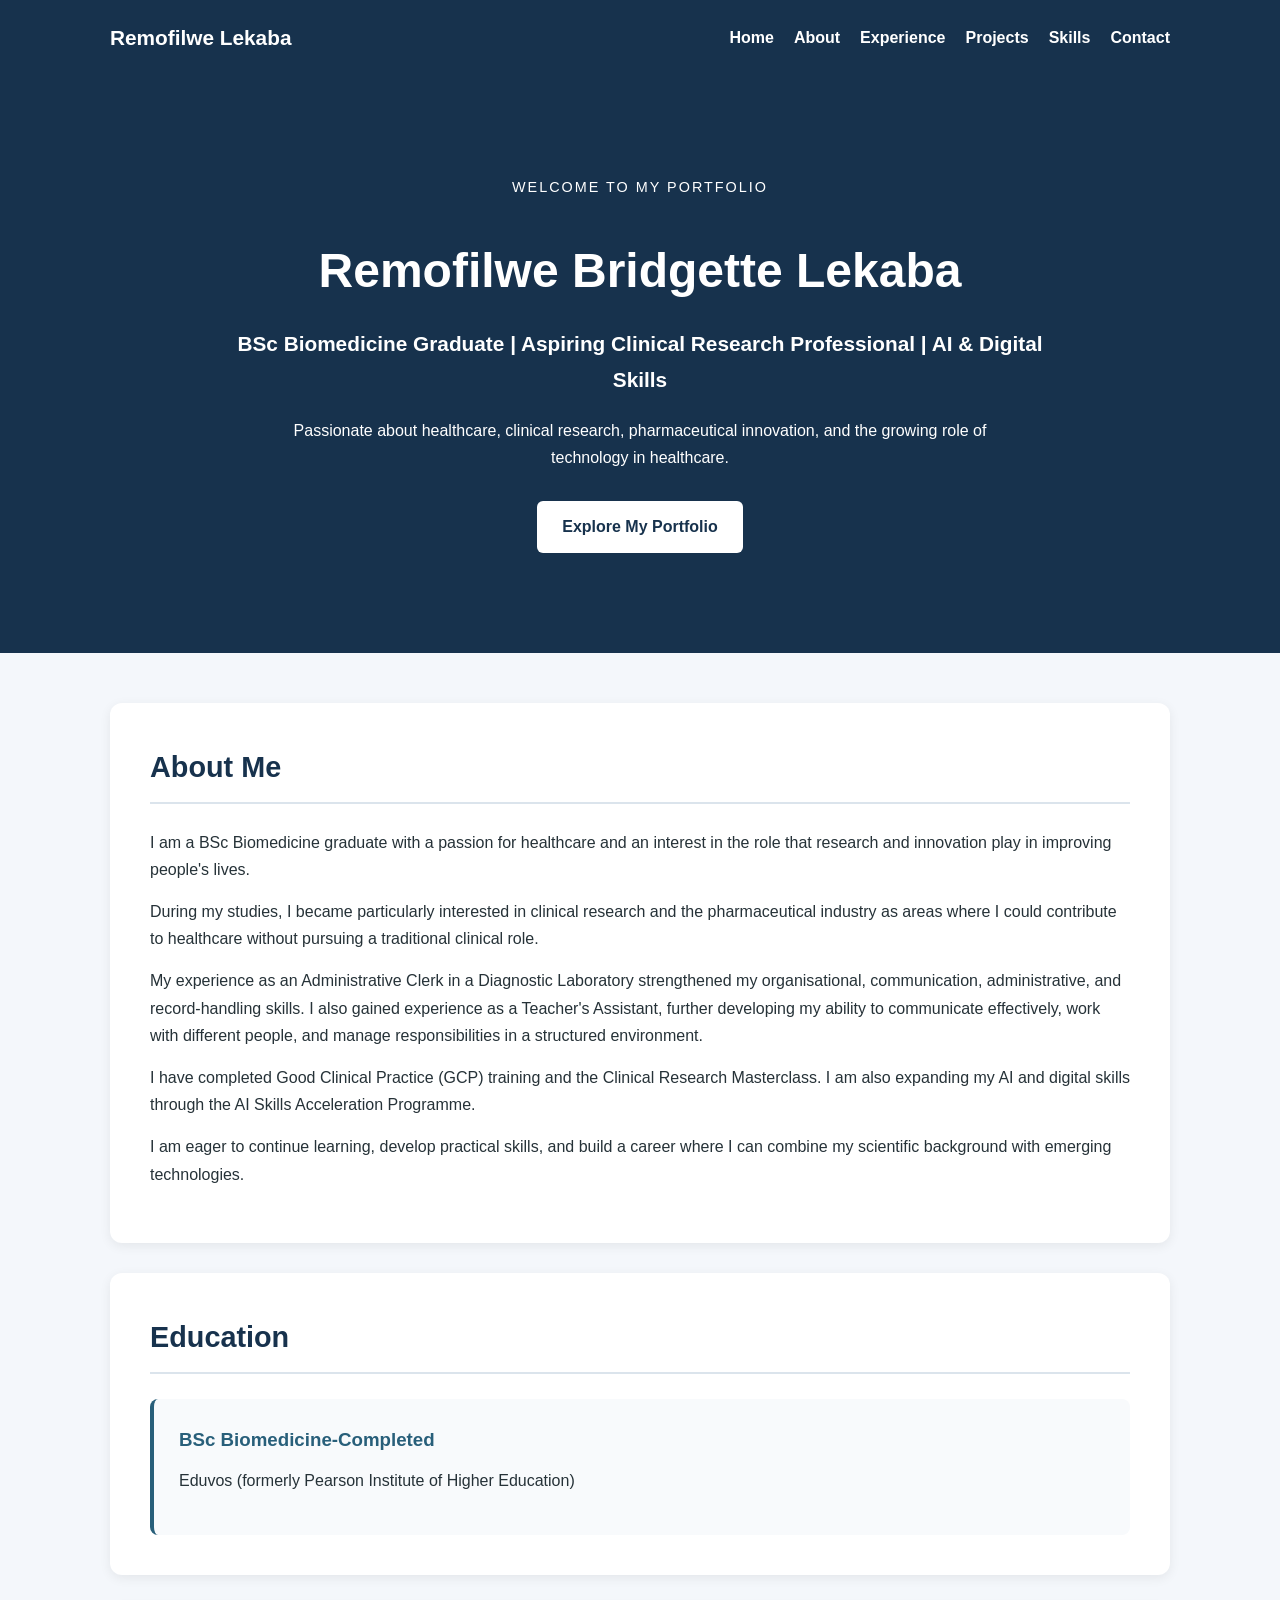
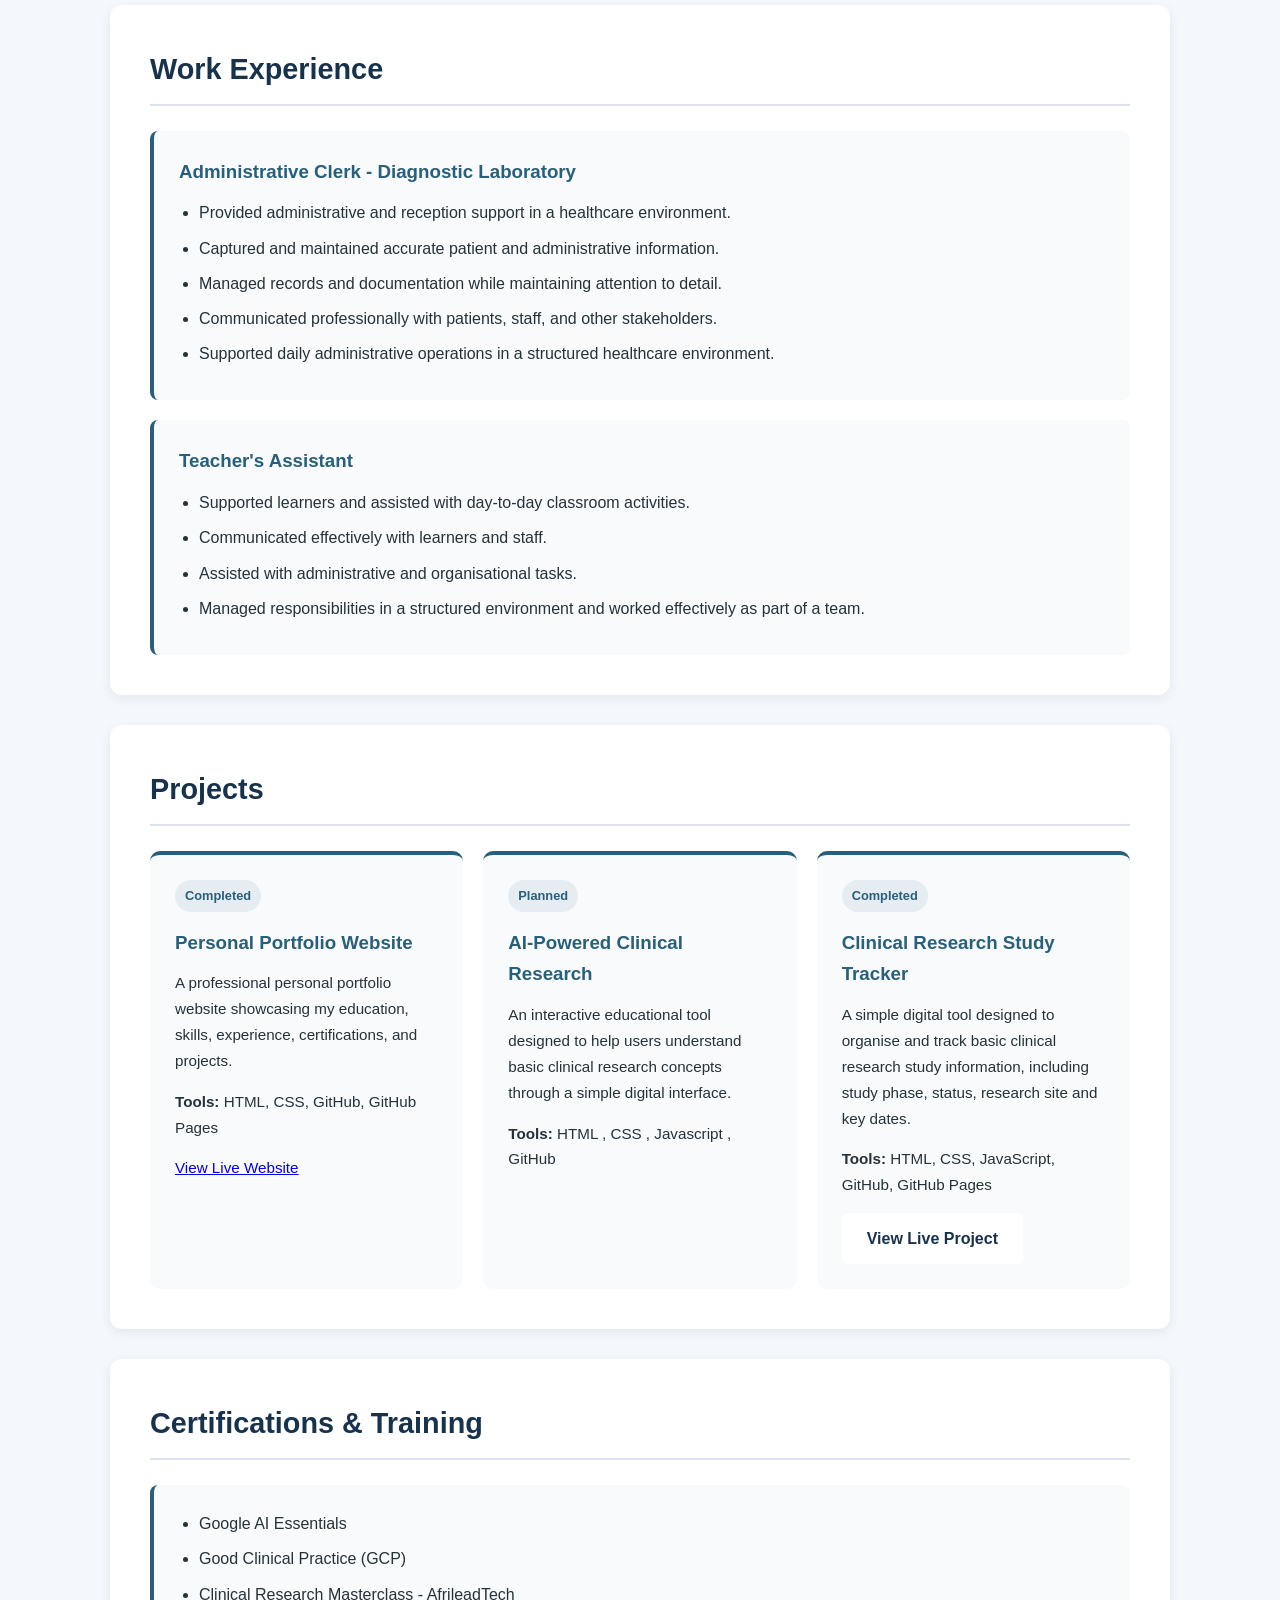
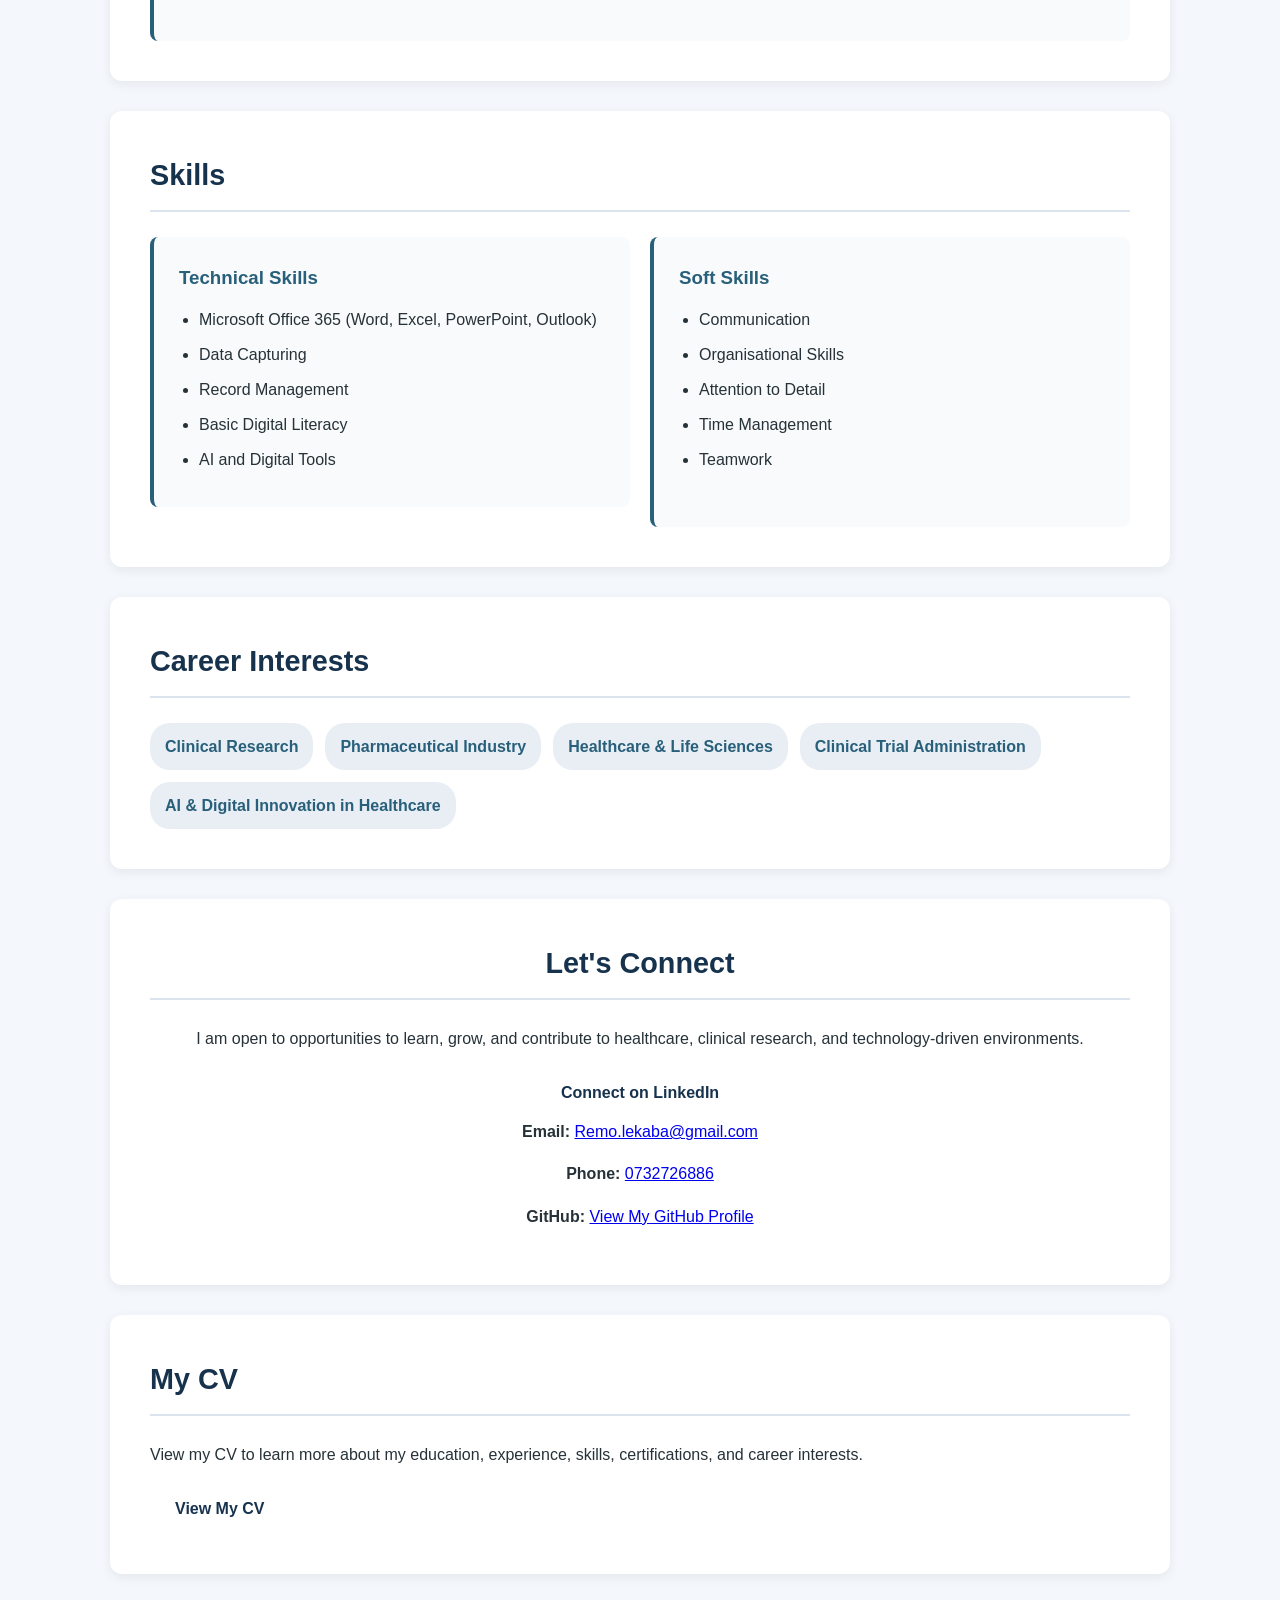
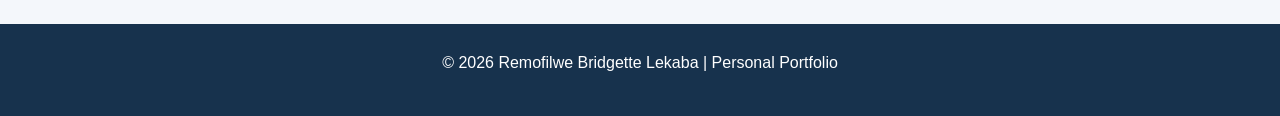
<file: index.html>
<!DOCTYPE html>
<html lang="en">
<head>
    <meta charset="UTF-8">
    <meta name="viewport" content="width=device-width, initial-scale=1.0">
    <title>Remofilwe Bridgette Lekaba | Portfolio</title>
    <link rel="stylesheet" href="style.css">
</head>

<body>

    <header class="hero" id="home">
        <nav>
            <div class="logo">Remofilwe Lekaba</div>

            <div class="nav-links">
                <a href="#home">Home</a>
                <a href="#about">About</a>
                <a href="#experience">Experience</a>
                <a href="#projects">Projects</a>
                <a href="#skills">Skills</a>
                <a href="#contact">Contact</a>
            </div>
        </nav>

        <div class="hero-content">
            <p class="intro-text">WELCOME TO MY PORTFOLIO</p>

            <h1>Remofilwe Bridgette Lekaba</h1>

            <h2>BSc Biomedicine Graduate | Aspiring Clinical Research Professional | AI & Digital Skills</h2>

            <p>
                Passionate about healthcare, clinical research, pharmaceutical innovation,
                and the growing role of technology in healthcare.
            </p>

            <a class="button" href="#about">Explore My Portfolio</a>
        </div>
    </header>

    <main>

        <section id="about">
            <h2>About Me</h2>

            <p>
                I am a BSc Biomedicine graduate with a passion for healthcare and an
                interest in the role that research and innovation play in improving
                people's lives.
            </p>

            <p>
                During my studies, I became particularly interested in clinical research
                and the pharmaceutical industry as areas where I could contribute to
                healthcare without pursuing a traditional clinical role.
            </p>

            <p>
                My experience as an Administrative Clerk in a Diagnostic Laboratory
                strengthened my organisational, communication, administrative, and
                record-handling skills. I also gained experience as a Teacher's Assistant,
                further developing my ability to communicate effectively, work with
                different people, and manage responsibilities in a structured environment.
            </p>

            <p>
                I have completed Good Clinical Practice (GCP) training and the Clinical
                Research Masterclass. I am also expanding my AI and digital skills through
                the AI Skills Acceleration Programme.
            </p>

            <p>
                I am eager to continue learning, develop practical skills, and build a
                career where I can combine my scientific background with emerging technologies.
            </p>
        </section>

        <section id="education">
            <h2>Education</h2>

            <div class="card">
                <h3>BSc Biomedicine-Completed</h3>
                <p>Eduvos (formerly Pearson Institute of Higher Education)</p>
            </div>
        </section>

        <section id="experience">
            <h2>Work Experience</h2>

            <div class="card">
                <h3>Administrative Clerk - Diagnostic Laboratory</h3>

                <ul>
                    <li>Provided administrative and reception support in a healthcare environment.</li>
                    <li>Captured and maintained accurate patient and administrative information.</li>
                    <li>Managed records and documentation while maintaining attention to detail.</li>
                    <li>Communicated professionally with patients, staff, and other stakeholders.</li>
                    <li>Supported daily administrative operations in a structured healthcare environment.</li>
                </ul>
            </div>

            <div class="card">
                <h3>Teacher's Assistant</h3>

                <ul>
                    <li>Supported learners and assisted with day-to-day classroom activities.</li>
                    <li>Communicated effectively with learners and staff.</li>
                    <li>Assisted with administrative and organisational tasks.</li>
                    <li>Managed responsibilities in a structured environment and worked effectively as part of a team.</li>
                </ul>
            </div>
        </section>

        <section id="projects">
            <h2>Projects</h2>

            <div class="project-grid">

                <div class="project-card">
    <span class="status">Completed</span>
    <h3>Personal Portfolio Website</h3>

    <p>
        A professional personal portfolio website showcasing my education,
        skills, experience, certifications, and projects.
    </p>

    <p><strong>Tools:</strong> HTML, CSS, GitHub, GitHub Pages</p>

    <p>
        <a href="https://remofilwe-lekaba.github.io/Personal-Portfolio/" target="_blank">
            View Live Website
        </a>
    </p>
</div>
                <div class="project-card">
                    <span class="status">Planned</span>
                    <h3>AI-Powered Clinical Research</h3>
                    <p>
                        An interactive educational tool designed to help users understand basic clinical research concepts through a simple digital interface.
                    </p>
                    <p><strong>Tools:</strong> HTML , CSS , Javascript , GitHub</p>
                </div>

                <div class="project-card">
                    <span class="status">Completed</span>
                    <h3>Clinical Research Study Tracker</h3>
                    <p>
                        A simple digital tool designed to organise and track basic clinical research study information, including study phase, status, research site and key dates.
                    </p>
                    <p><strong>Tools:</strong> HTML, CSS, JavaScript, GitHub, GitHub Pages</p>
                    <a class="button" href="https://remofilwe-lekaba.github.io/Personal-Portfolio/clinical-research-tracker/" target="_blank">
    View Live Project
</a>
    </div>

            </div>
        </section>

        <section id="certifications">
            <h2>Certifications & Training</h2>

            <div class="card">
                <ul>
                    <li>Google AI Essentials</li>
                    <li>Good Clinical Practice (GCP)</li>
                    <li>Clinical Research Masterclass - AfrileadTech</li>
                </ul>
            </div>
        </section>

        <section id="skills">
            <h2>Skills</h2>

            <div class="skills-container">

                <div class="card">
                    <h3>Technical Skills</h3>
                    <ul>
                        <li>Microsoft Office 365 (Word, Excel, PowerPoint, Outlook)</li>
                        <li>Data Capturing</li>
                        <li>Record Management</li>
                        <li>Basic Digital Literacy</li>
                        <li>AI and Digital Tools</li>
                    </ul>
                </div>

                <div class="card">
                    <h3>Soft Skills</h3>
                    <ul>
                        <li>Communication</li>
                        <li>Organisational Skills</li>
                        <li>Attention to Detail</li>
                        <li>Time Management</li>
                        <li>Teamwork</li>
                    </ul>
                </div>

            </div>
        </section>

        <section id="interests">
            <h2>Career Interests</h2>

            <div class="interest-list">
                <span>Clinical Research</span>
                <span>Pharmaceutical Industry</span>
                <span>Healthcare & Life Sciences</span>
                <span>Clinical Trial Administration</span>
                <span>AI & Digital Innovation in Healthcare</span>
            </div>
        </section>

        <section id="contact">
            <h2>Let's Connect</h2>

            <p>
                I am open to opportunities to learn, grow, and contribute to healthcare,
                clinical research, and technology-driven environments.
            </p>

            <a class="button" href="https://www.linkedin.com/in/remofilwe-lekaba-25ba3998/" target="_blank">
                Connect on LinkedIn
            </a>
            <p>
    <strong>Email:</strong>
    <a href="mailto:Remo.lekaba@gmail.com">Remo.lekaba@gmail.com</a>
</p>

<p>
    <strong>Phone:</strong>
    <a href="tel:0732726886">0732726886</a>
</p>
            <p>
    <strong>GitHub:</strong>
    <a href="https://github.com/Remofilwe-Lekaba" target="_blank">
        View My GitHub Profile
    </a>
</p>
        </section>
        <section id="cv">
    <h2>My CV</h2>

    <p>
        View my CV to learn more about my education, experience, skills,
        certifications, and career interests.
    </p>

    <a class="button" href="https://github.com/Remofilwe-Lekaba/Personal-Portfolio/blob/main/Remofilwe_CV.pdf" target="_blank">
        View My CV
    </a>
</section>

    </main>

    <footer>
        <p>© 2026 Remofilwe Bridgette Lekaba | Personal Portfolio</p>
    </footer>

</body>
</html>
</file>
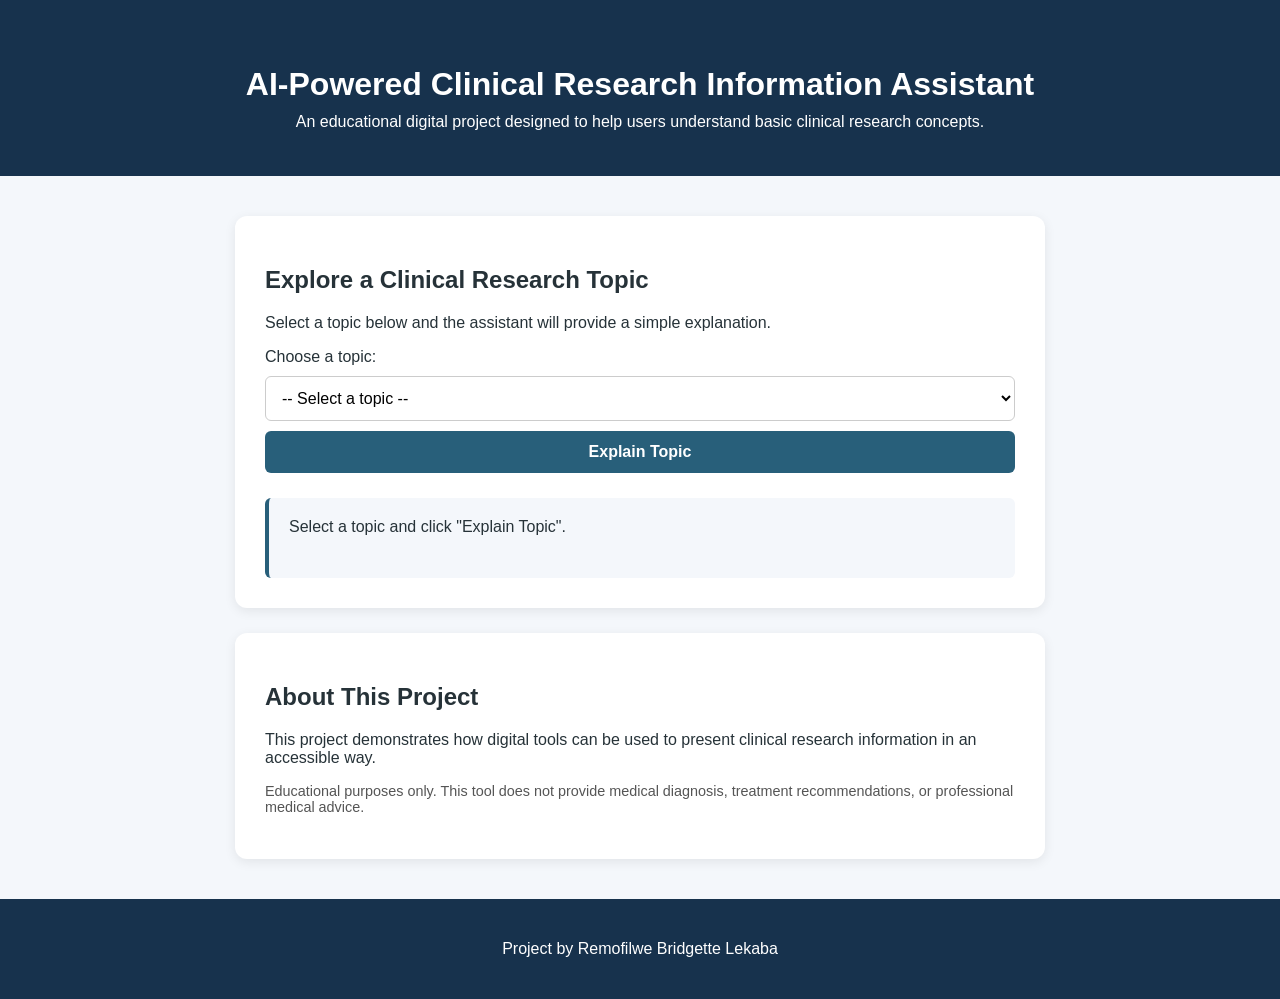
<file: ai-clinical-research/index.html>
<!DOCTYPE html>
<html lang="en">
<head>
    <meta charset="UTF-8">
    <meta name="viewport" content="width=device-width, initial-scale=1.0">
    <title>AI Clinical Research Information Assistant</title>

    <style>
        * {
            box-sizing: border-box;
        }

        body {
            margin: 0;
            font-family: Arial, sans-serif;
            background: #f4f7fb;
            color: #263238;
        }

        header {
            background: #17324d;
            color: white;
            text-align: center;
            padding: 45px 20px;
        }

        header h1 {
            margin-bottom: 10px;
        }

        header p {
            max-width: 700px;
            margin: auto;
        }

        main {
            max-width: 850px;
            margin: 40px auto;
            padding: 0 20px;
        }

        .card {
            background: white;
            padding: 30px;
            margin-bottom: 25px;
            border-radius: 12px;
            box-shadow: 0 3px 12px rgba(0, 0, 0, 0.08);
        }

        select,
        button {
            width: 100%;
            padding: 12px;
            margin-top: 10px;
            border-radius: 6px;
            font-size: 1rem;
        }

        select {
            border: 1px solid #ccc;
            background: white;
        }

        button {
            border: none;
            background: #285f7a;
            color: white;
            font-weight: bold;
            cursor: pointer;
        }

        button:hover {
            background: #17324d;
        }

        #answer {
            margin-top: 25px;
            padding: 20px;
            background: #f4f7fb;
            border-left: 4px solid #285f7a;
            border-radius: 6px;
            min-height: 80px;
        }

        .note {
            font-size: 0.9rem;
            color: #555;
        }

        footer {
            text-align: center;
            padding: 25px;
            background: #17324d;
            color: white;
        }
    </style>
</head>

<body>

    <header>
        <h1>AI-Powered Clinical Research Information Assistant</h1>

        <p>
            An educational digital project designed to help users understand
            basic clinical research concepts.
        </p>
    </header>

    <main>

        <div class="card">

            <h2>Explore a Clinical Research Topic</h2>

            <p>
                Select a topic below and the assistant will provide a simple
                explanation.
            </p>

            <label for="topic">Choose a topic:</label>

            <select id="topic">
                <option value="">-- Select a topic --</option>
                <option value="gcp">Good Clinical Practice (GCP)</option>
                <option value="clinical-trial">Clinical Trial</option>
                <option value="informed-consent">Informed Consent</option>
                <option value="placebo">Placebo</option>
                <option value="randomisation">Randomisation</option>
                <option value="blinding">Blinding</option>
            </select>

            <button onclick="showAnswer()">Explain Topic</button>

            <div id="answer">
                Select a topic and click "Explain Topic".
            </div>

        </div>

        <div class="card">

            <h2>About This Project</h2>

            <p>
                This project demonstrates how digital tools can be used to
                present clinical research information in an accessible way.
            </p>

            <p class="note">
                Educational purposes only. This tool does not provide medical
                diagnosis, treatment recommendations, or professional medical advice.
            </p>

        </div>

    </main>

    <footer>
        <p>Project by Remofilwe Bridgette Lekaba</p>
    </footer>

    <script>

        function showAnswer() {

            const topic = document.getElementById("topic").value;
            const answer = document.getElementById("answer");

            const information = {

                gcp:
                    "<strong>Good Clinical Practice (GCP):</strong> GCP is an international ethical and scientific quality standard for designing, conducting, recording, and reporting clinical trials involving human participants.",

                "clinical-trial":
                    "<strong>Clinical Trial:</strong> A clinical trial is a research study involving human participants that is designed to evaluate the safety, effectiveness, or other effects of a healthcare intervention.",

                "informed-consent":
                    "<strong>Informed Consent:</strong> Informed consent is the process through which a participant receives relevant information about a study and voluntarily agrees to participate.",

                placebo:
                    "<strong>Placebo:</strong> A placebo is an inactive substance or intervention designed to resemble the treatment being studied. It may be used as a comparison in some clinical trials.",

                randomisation:
                    "<strong>Randomisation:</strong> Randomisation is a process used in some clinical trials to assign participants to study groups by chance, helping reduce certain types of bias.",

                blinding:
                    "<strong>Blinding:</strong> Blinding is a method used in some clinical trials where one or more groups involved in the study are unaware of certain treatment assignments."
            };

            if (topic === "") {

                answer.innerHTML =
                    "Please select a clinical research topic first.";

            } else {

                answer.innerHTML = information[topic];

            }

        }

    </script>

</body>
</html>
</file>
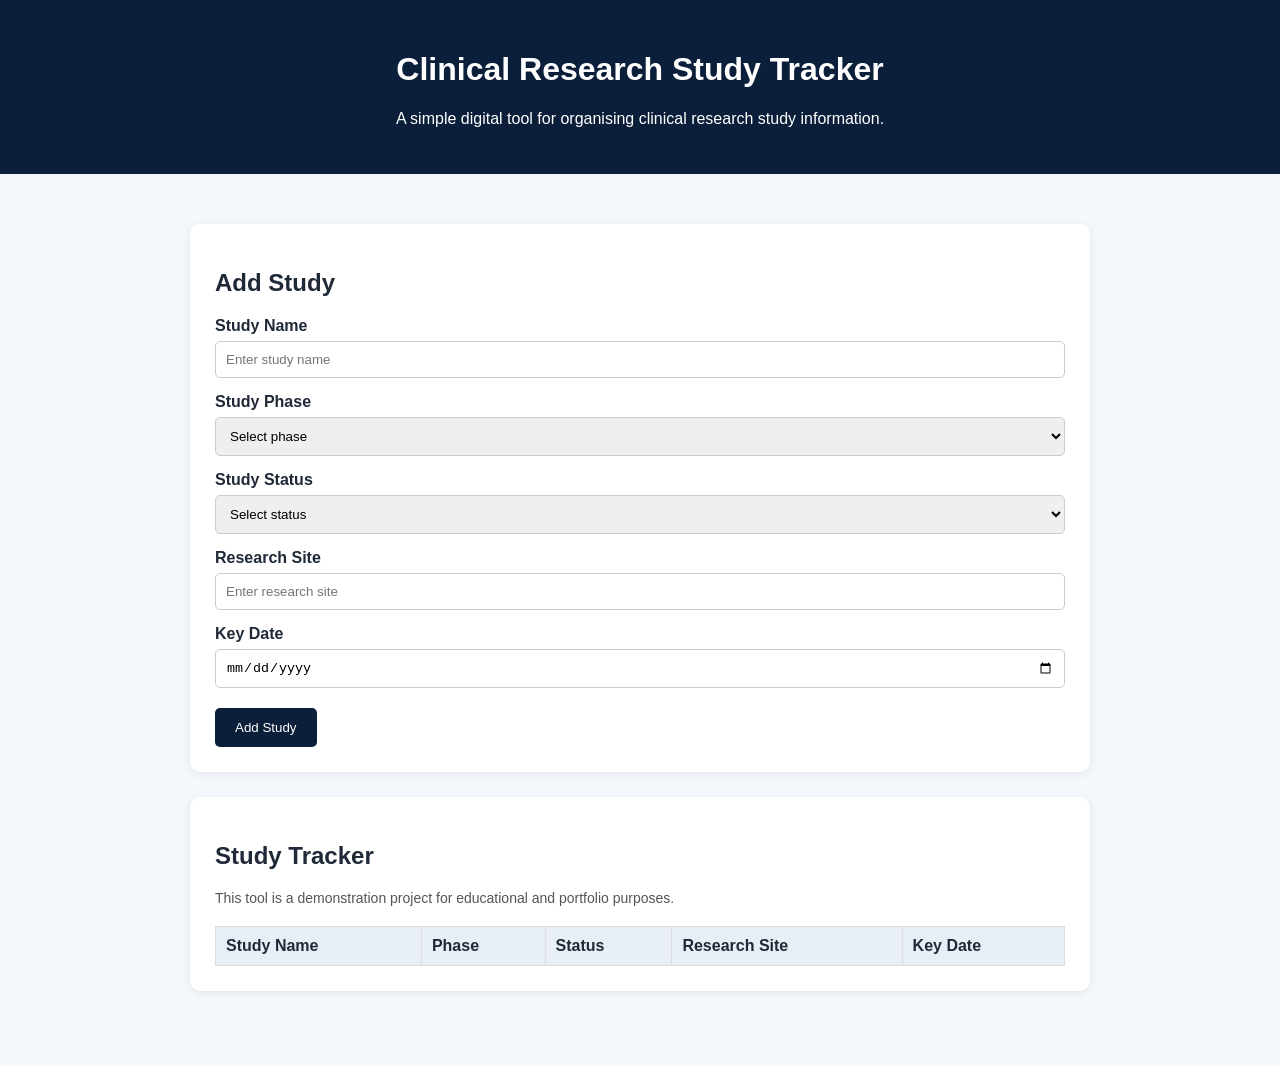
<file: clinical-research-tracker/index.html>
<!DOCTYPE html>
<html lang="en">
<head>
    <meta charset="UTF-8">
    <meta name="viewport" content="width=device-width, initial-scale=1.0">
    <title>Clinical Research Study Tracker</title>

    <style>
        body {
            font-family: Arial, sans-serif;
            margin: 0;
            padding: 0;
            background: #f4f7fb;
            color: #1f2937;
        }

        header {
            background: #0b1f3a;
            color: white;
            padding: 30px 20px;
            text-align: center;
        }

        main {
            max-width: 900px;
            margin: 30px auto;
            padding: 20px;
        }

        .card {
            background: white;
            padding: 25px;
            margin-bottom: 25px;
            border-radius: 10px;
            box-shadow: 0 2px 8px rgba(0,0,0,0.08);
        }

        label {
            display: block;
            margin-top: 15px;
            font-weight: bold;
        }

        input, select {
            width: 100%;
            padding: 10px;
            margin-top: 6px;
            border: 1px solid #ccc;
            border-radius: 5px;
            box-sizing: border-box;
        }

        button {
            margin-top: 20px;
            padding: 12px 20px;
            background: #0b1f3a;
            color: white;
            border: none;
            border-radius: 5px;
            cursor: pointer;
        }

        button:hover {
            background: #163b68;
        }

        table {
            width: 100%;
            border-collapse: collapse;
            margin-top: 20px;
        }

        th, td {
            border: 1px solid #ddd;
            padding: 10px;
            text-align: left;
        }

        th {
            background: #e8eef6;
        }

        .note {
            font-size: 14px;
            color: #555;
        }
    </style>
</head>

<body>

<header>
    <h1>Clinical Research Study Tracker</h1>
    <p>A simple digital tool for organising clinical research study information.</p>
</header>

<main>

    <div class="card">
        <h2>Add Study</h2>

        <label for="studyName">Study Name</label>
        <input type="text" id="studyName" placeholder="Enter study name">

        <label for="studyPhase">Study Phase</label>
        <select id="studyPhase">
            <option value="">Select phase</option>
            <option>Phase I</option>
            <option>Phase II</option>
            <option>Phase III</option>
            <option>Phase IV</option>
        </select>

        <label for="studyStatus">Study Status</label>
        <select id="studyStatus">
            <option value="">Select status</option>
            <option>Planned</option>
            <option>Recruiting</option>
            <option>Active</option>
            <option>Completed</option>
        </select>

        <label for="researchSite">Research Site</label>
        <input type="text" id="researchSite" placeholder="Enter research site">

        <label for="keyDate">Key Date</label>
        <input type="date" id="keyDate">

        <button onclick="addStudy()">Add Study</button>
    </div>

    <div class="card">
        <h2>Study Tracker</h2>

        <p class="note">
            This tool is a demonstration project for educational and portfolio purposes.
        </p>

        <table>
            <thead>
                <tr>
                    <th>Study Name</th>
                    <th>Phase</th>
                    <th>Status</th>
                    <th>Research Site</th>
                    <th>Key Date</th>
                </tr>
            </thead>

            <tbody id="studyTable">
            </tbody>
        </table>
    </div>

</main>

<script>
    function addStudy() {

        const studyName = document.getElementById("studyName").value;
        const studyPhase = document.getElementById("studyPhase").value;
        const studyStatus = document.getElementById("studyStatus").value;
        const researchSite = document.getElementById("researchSite").value;
        const keyDate = document.getElementById("keyDate").value;

        if (!studyName || !studyPhase || !studyStatus || !researchSite || !keyDate) {
            alert("Please complete all fields.");
            return;
        }

        const table = document.getElementById("studyTable");

        const row = table.insertRow();

        row.insertCell(0).textContent = studyName;
        row.insertCell(1).textContent = studyPhase;
        row.insertCell(2).textContent = studyStatus;
        row.insertCell(3).textContent = researchSite;
        row.insertCell(4).textContent = keyDate;

        document.getElementById("studyName").value = "";
        document.getElementById("studyPhase").value = "";
        document.getElementById("studyStatus").value = "";
        document.getElementById("researchSite").value = "";
        document.getElementById("keyDate").value = "";
    }
</script>

</body>
</html>
</file>
<file: style.css>
* {
    box-sizing: border-box;
    margin: 0;
    padding: 0;
}

html {
    scroll-behavior: smooth;
}

body {
    font-family: Arial, sans-serif;
    line-height: 1.7;
    background-color: #f4f7fb;
    color: #263238;
}

/* Navigation */

nav {
    max-width: 1100px;
    margin: auto;
    padding: 20px;
    display: flex;
    justify-content: space-between;
    align-items: center;
}

.logo {
    font-size: 1.3rem;
    font-weight: bold;
}

.nav-links {
    display: flex;
    gap: 20px;
}

.nav-links a {
    color: white;
    text-decoration: none;
    font-weight: bold;
}

.nav-links a:hover {
    text-decoration: underline;
}

/* Hero Section */

.hero {
    background-color: #17324d;
    color: white;
    min-height: 600px;
}

.hero-content {
    max-width: 900px;
    margin: auto;
    padding: 100px 20px;
    text-align: center;
}

.intro-text {
    font-size: 0.9rem;
    letter-spacing: 2px;
    margin-bottom: 15px;
}

.hero h1 {
    font-size: 3rem;
    margin-bottom: 15px;
}

.hero h2 {
    color: white;
    border: none;
    font-size: 1.3rem;
    margin-bottom: 20px;
}

.hero-content p {
    max-width: 700px;
    margin: 0 auto 30px;
}

/* Buttons */

.button {
    display: inline-block;
    background-color: white;
    color: #17324d;
    padding: 12px 25px;
    border-radius: 6px;
    text-decoration: none;
    font-weight: bold;
}

.button:hover {
    background-color: #e8eef4;
}

/* Main Content */

main {
    max-width: 1100px;
    margin: 50px auto;
    padding: 0 20px;
}

section {
    background-color: white;
    padding: 40px;
    margin-bottom: 30px;
    border-radius: 12px;
    box-shadow: 0 3px 12px rgba(0, 0, 0, 0.07);
}

section > h2 {
    color: #17324d;
    font-size: 1.8rem;
    margin-bottom: 25px;
    padding-bottom: 10px;
    border-bottom: 2px solid #dbe4ec;
}

p {
    margin-bottom: 15px;
}

h3 {
    color: #285f7a;
    margin-bottom: 12px;
}

/* Cards */

.card {
    background-color: #f8fafc;
    padding: 25px;
    margin-bottom: 20px;
    border-left: 4px solid #285f7a;
    border-radius: 8px;
}

.card:last-child {
    margin-bottom: 0;
}

/* Lists */

ul {
    margin-left: 20px;
}

li {
    margin-bottom: 8px;
}

/* Projects */

.project-grid {
    display: grid;
    grid-template-columns: repeat(3, 1fr);
    gap: 20px;
}

.project-card {
    background-color: #f8fafc;
    padding: 25px;
    border-radius: 10px;
    border-top: 4px solid #285f7a;
}

.project-card h3 {
    margin-top: 15px;
}

.project-card p {
    font-size: 0.95rem;
}

.status {
    display: inline-block;
    background-color: #e5edf3;
    color: #285f7a;
    padding: 5px 10px;
    border-radius: 20px;
    font-size: 0.8rem;
    font-weight: bold;
}

/* Skills */

.skills-container {
    display: grid;
    grid-template-columns: 1fr 1fr;
    gap: 20px;
}

/* Career Interests */

.interest-list {
    display: flex;
    flex-wrap: wrap;
    gap: 12px;
}

.interest-list span {
    background-color: #e8eef4;
    color: #285f7a;
    padding: 10px 15px;
    border-radius: 20px;
    font-weight: bold;
}

/* Contact */

#contact {
    text-align: center;
}

/* Footer */

footer {
    background-color: #17324d;
    color: white;
    text-align: center;
    padding: 25px;
}

/* Mobile */

@media (max-width: 800px) {

    .nav-links {
        display: none;
    }

    .hero h1 {
        font-size: 2.2rem;
    }

    .hero h2 {
        font-size: 1.1rem;
    }

    .project-grid {
        grid-template-columns: 1fr;
    }

    .skills-container {
        grid-template-columns: 1fr;
    }

    section {
        padding: 25px;
    }
}
</file>
